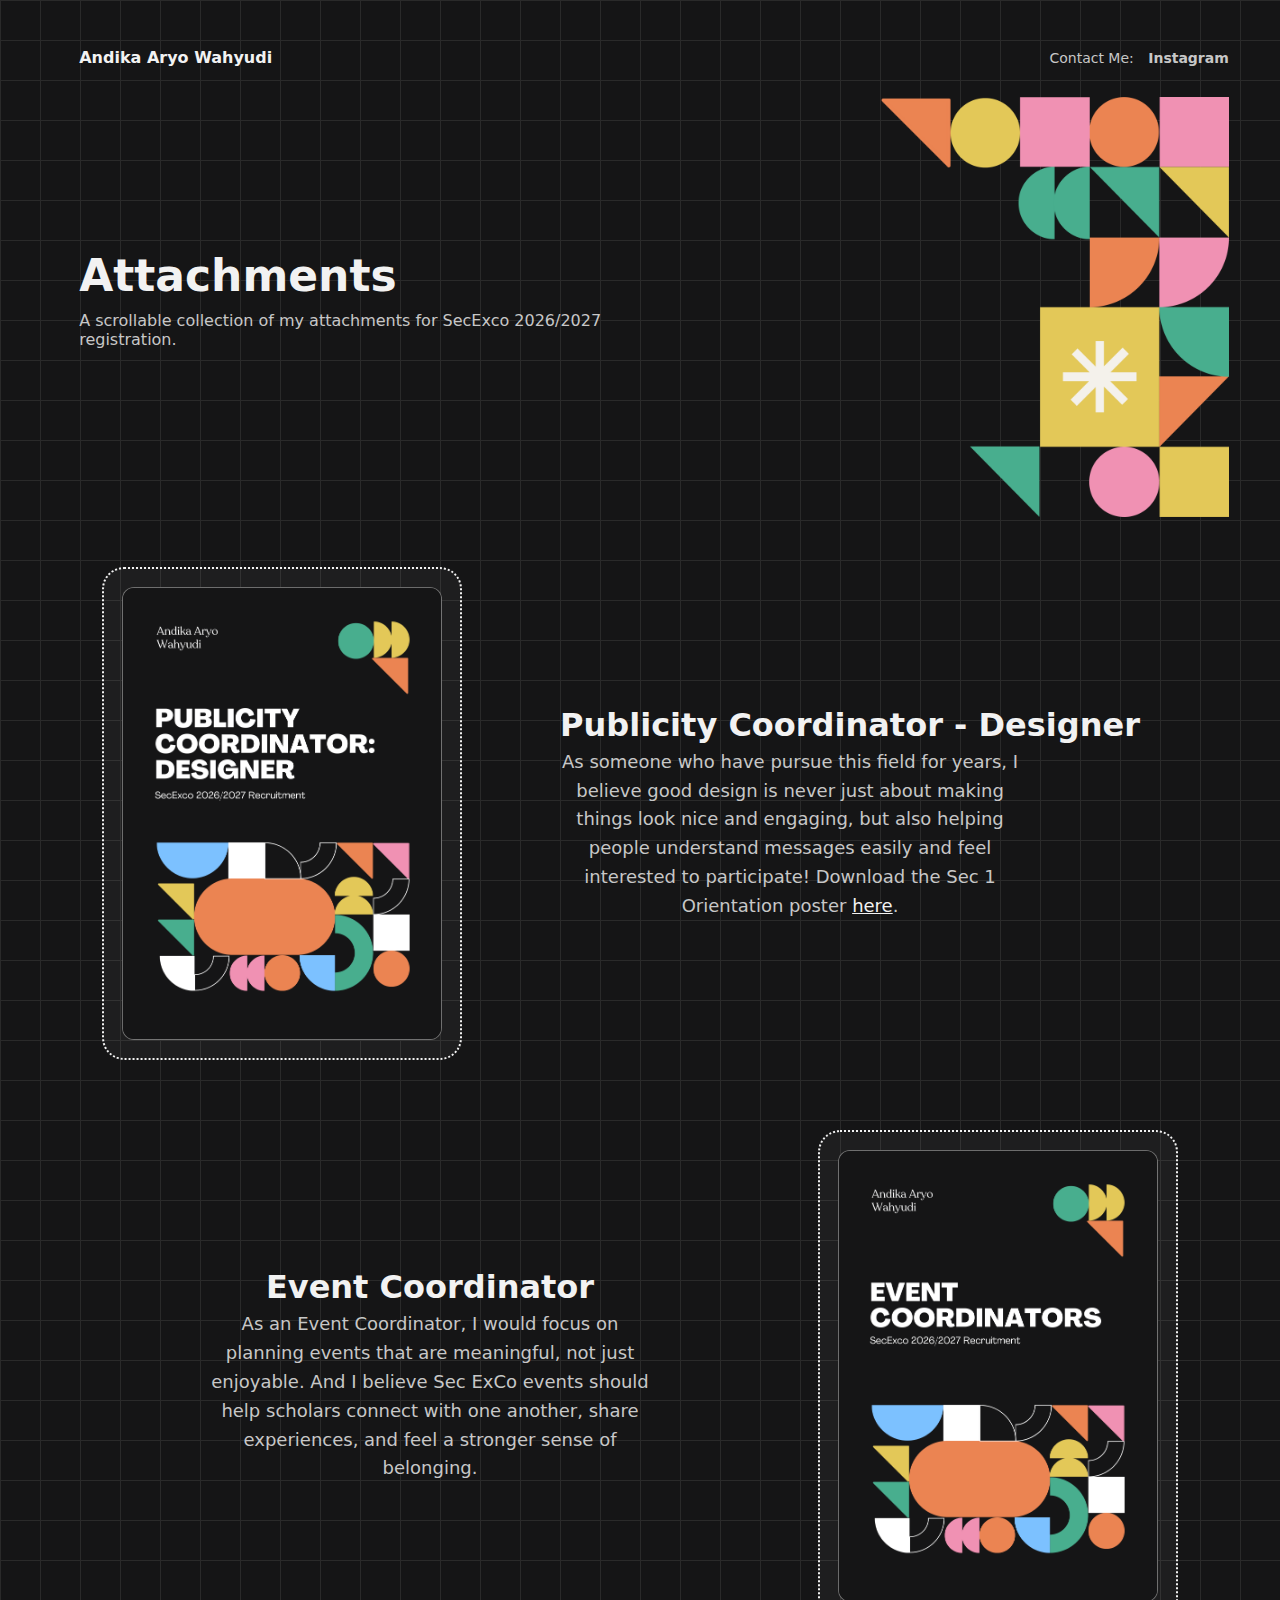
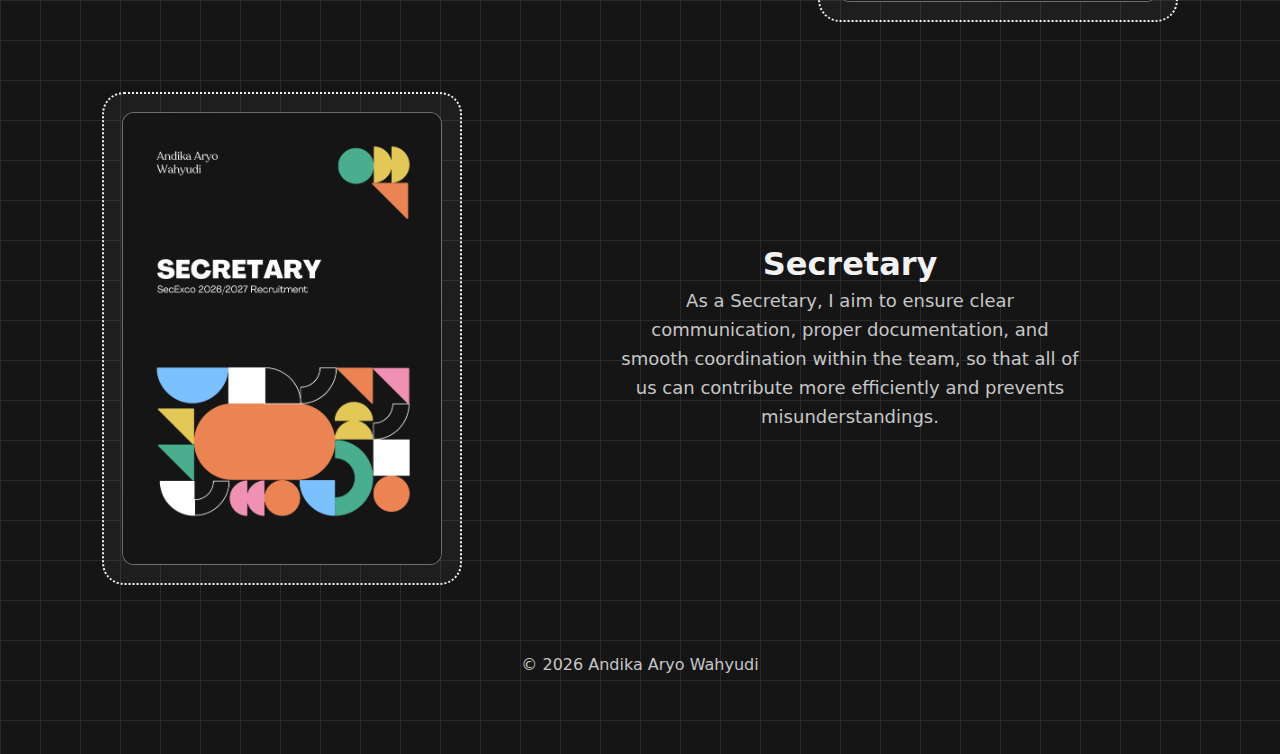
<file: sec-exco.html>
<!DOCTYPE html>
<html lang="en">
<head>
  <meta charset="UTF-8" />
  <meta name="viewport" content="width=device-width, initial-scale=1.0"/>
  <title>SecExco Attachments</title>
  <style>
    :root{
      --bg:#151516;
      --ink:#f2f2f2;
      --soft:#c7c7c7;
      --grid:#2a2a2a;

      --card-border:#f2f2f2;
    }

    *{box-sizing:border-box;margin:0;padding:0}
    body{
      font-family: "Inter", system-ui, -apple-system, sans-serif;
      color:var(--ink);
      background:
        linear-gradient(var(--grid) 1px, transparent 1px),
        linear-gradient(90deg, var(--grid) 1px, transparent 1px);
      background-size:40px 40px;
      background-color:var(--bg);
      overflow-x:auto;
    }

    .page{
      max-width: 100%;
      margin: 0;
      padding: 48px 4vw 80px;
      min-width: 980px;
    }

    .topbar{
      display:flex;
      justify-content:space-between;
      align-items:center;
      margin-bottom:30px;
    }

    .logo{
      font-weight:700;
      padding-left:28px;
    }

    .contact-links{
      font-size:14px;
      color:var(--soft);
    }

    .contact-links a{
      margin-left:10px;
      text-decoration:none;
      color:var(--soft);
      font-weight:600;
    }

    .contact-links a:hover{
      color:var(--ink);
    }

    .hero{
      display:grid;
      grid-template-columns: 1.05fr 1fr;
      gap:28px;
      align-items:center;
      margin-bottom:50px;
    }

    .hero-text{
      padding-left:28px;
    }

    .hero h1{
      font-size:44px;
      margin-bottom:10px;
    }

    .subtitle{
      color:var(--soft);
      margin-bottom:16px;
    }

    .hero-art{
      display:flex;
      justify-content:flex-end;
    }

    .hero-image{
      width:460px;
      height:420px;
      object-fit:contain;
      background:transparent;
    }

    .works-wrap{
      max-width: 1200px;
      margin: 0 auto;
      padding: 0 4vw;
    }

    .works-zigzag{
      display:flex;
      flex-direction:column;
      gap:70px;
    }

    .work-row{
      display:grid;
      grid-template-columns: minmax(260px, 360px) 1fr;
      gap:60px;
      align-items:center;
    }

    .work-row.reverse{
      grid-template-columns: 1fr minmax(260px, 360px);
    }

    .work-row.reverse .work-link{
      order:2;
      justify-self:end;
    }
    .work-row.reverse .work-text{
      order:1;
    }

    .work-link{
      display:block;
      text-decoration:none;
      color:inherit;
      width:100%;
      max-width:360px;
      justify-self:center;
    }

    .work-preview{
      position:relative;
      border:2px dotted var(--card-border);
      border-radius:22px;
      padding:18px;
      background:rgba(255,255,255,0.04);
      width:100%;
    }

    .a4{
      aspect-ratio: 210 / 297;
      width:100%;
      border:1.5px solid rgba(255,255,255,0.35);
      border-radius:12px;
      background:linear-gradient(135deg,#2a2a2a 0%,#1c1c1c 100%);
      overflow:hidden;
      position:relative;
    }

    .a4 img{
      width:100%;
      height:100%;
      object-fit:cover;
      display:block;
    }

    .work-hover{
      position:absolute;
      inset:18px;
      display:flex;
      align-items:center;
      justify-content:center;
      font-weight:600;
      color:#fff;
      background:rgba(0,0,0,0.55);
      opacity:0;
      transition:opacity .2s ease;
      border-radius:12px;
      pointer-events:none;
    }

    .work-link:hover .a4{
      filter:blur(2px);
      transition:filter .2s ease;
    }
    .work-link:hover .work-hover{
      opacity:1;
    }

    .work-text{
      text-align:center;
      display:flex;
      flex-direction:column;
      align-items:center;
      gap:16px;
    }

    .work-text h3{
      font-size:32px;
      margin-bottom:4px;
    }
    .work-text p{
      color:var(--soft);
      font-size:18px;
      line-height:1.6;
      max-width:460px;
    }

    .work-text a{
      color:var(--ink);
      text-decoration:underline;
    }
    .work-text a:hover{
      color:#ffffff;
    }

    .footer{
      margin-top:70px;
      text-align:center;
      color:var(--soft);
    }

    @media (max-width: 820px){
      .page{
        min-width: 980px;
      }
    }
  </style>
</head>
<body>
  <div class="page">
    <header class="topbar">
      <div class="logo">
        <span class="logo-text">Andika Aryo Wahyudi</span>
      </div>
      <div class="contact-links">
        Contact Me:
        <a href="https://instagram.com/andikaaryo._" target="_blank" rel="noopener">Instagram</a>
      </div>
    </header>

    <section class="hero">
      <div class="hero-text">
        <h1>Attachments</h1>
        <p class="subtitle">A scrollable collection of my attachments for SecExco 2026/2027 registration.</p>
      </div>

      <div class="hero-art">
        <img src="images/sec-exco/hero-art.png" alt="I <3 Sec ExCo" class="hero-image"/>
      </div>
    </section>

    <section class="works-wrap">
      <div class="works-zigzag">
        <article class="work-row">
          <a href="images/sec-exco/SecExCo - Publicity Coordinator Designer.pdf" target="_blank" rel="noopener" class="work-link">
            <div class="work-preview">
              <div class="a4">
                <img src="images/sec-exco/SecExCo - Publicity Coordinator Designer.png" alt="Attachment Cover 01">
              </div>
              <div class="work-hover">Click to Open</div>
            </div>
          </a>
          <div class="work-text">
            <div>
              <h3>Publicity Coordinator - Designer</h3>
              <p>As someone who have pursue this field for years, I believe good design is never just about making things look nice and engaging, but also helping people understand messages easily and feel interested to participate! Download the Sec 1 Orientation poster <a href="images/sec-exco/Poster_Designer.png" download>here</a>.</p>
            </div>
          </div>
        </article>

        <article class="work-row reverse">
          <a href="images/sec-exco/SecExCo - Event Coordinator.pdf" target="_blank" rel="noopener" class="work-link">
            <div class="work-preview">
              <div class="a4">
                <img src="images/sec-exco/SecExCo - Event Coordinator.png" alt="Attachment Cover 02">
              </div>
              <div class="work-hover">Click to Open</div>
            </div>
          </a>
          <div class="work-text">
            <div>
              <h3>Event Coordinator </h3>
              <p>As an Event Coordinator, I would focus on planning events that are meaningful, not just enjoyable. And I believe Sec ExCo events should help scholars connect with one another, share experiences, and feel a stronger sense of belonging.</p>
            </div>
          </div>
        </article>

        <article class="work-row">
          <a href="images/sec-exco/SecExCo - Secretary.pdf" target="_blank" rel="noopener" class="work-link">
            <div class="work-preview">
              <div class="a4">
                <img src="images/sec-exco/SecExCo - Secretary.png" alt="Attachment Cover 03">
              </div>
              <div class="work-hover">Click to Open</div>
            </div>
          </a>
          <div class="work-text">
            <div>
              <h3>Secretary</h3>
              <p>As a Secretary, I aim to ensure clear communication, proper documentation, and smooth coordination within the team, so that all of us can contribute more efficiently and prevents misunderstandings.</p>
            </div>
          </div>
        </article>
      </div>
    </section>

    <footer class="footer">
      <p>© 2026 Andika Aryo Wahyudi</p>
    </footer>
  </div>
</body>
</html>
</file>
